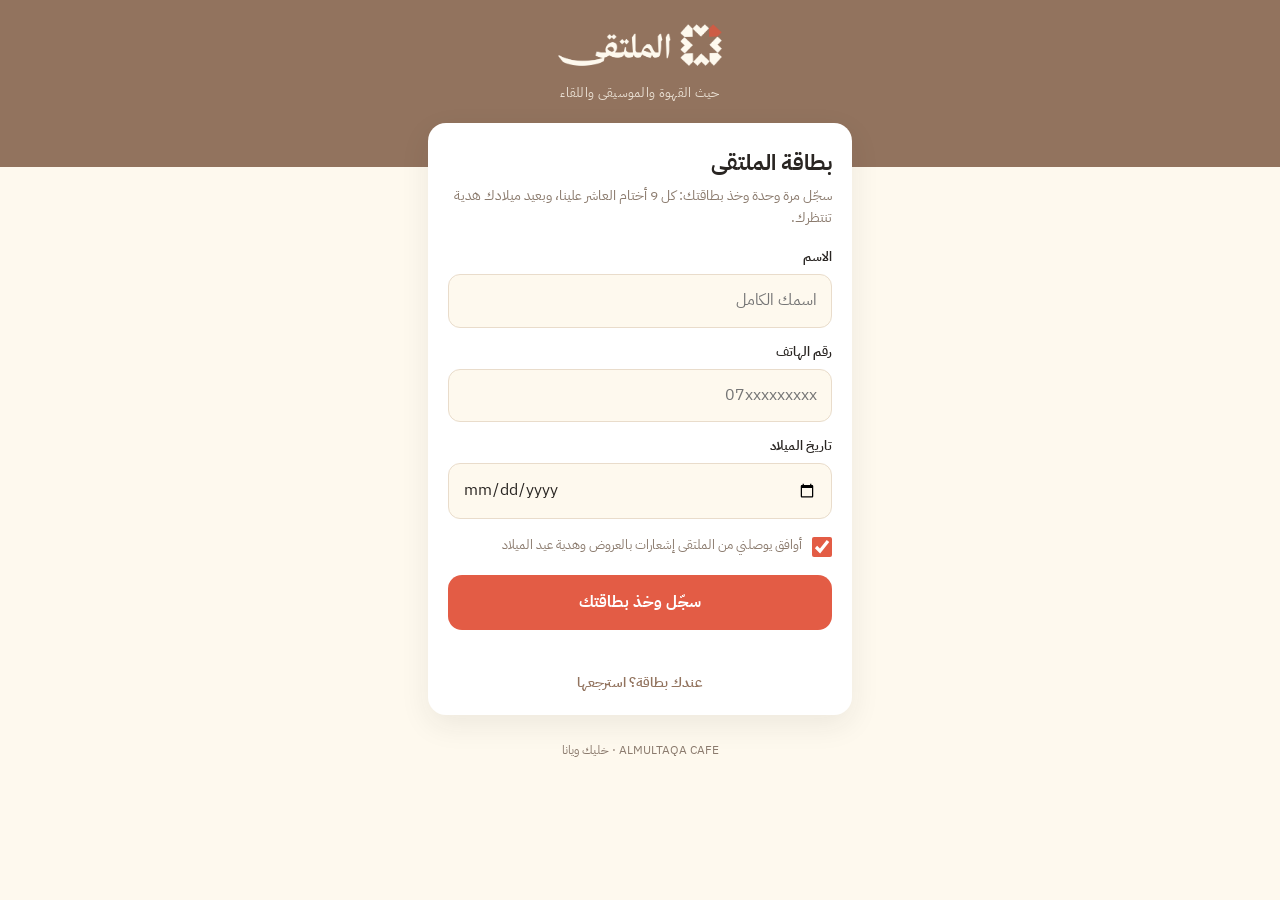
<file: index.html>
<!DOCTYPE html>
<html lang="ar" dir="rtl">
<head>
<meta charset="UTF-8">
<meta name="viewport" content="width=device-width,initial-scale=1,viewport-fit=cover">
<title>بطاقة الملتقى</title>
<meta name="theme-color" content="#92735E">
<link rel="manifest" href="manifest.json">
<link rel="icon" href="icon-192.png">
<link rel="apple-touch-icon" href="icon-180.png">
<meta name="apple-mobile-web-app-capable" content="yes">
<meta name="mobile-web-app-capable" content="yes">
<meta name="apple-mobile-web-app-title" content="الملتقى">
<meta name="apple-mobile-web-app-status-bar-style" content="black-translucent">
<link rel="preconnect" href="https://fonts.googleapis.com">
<link href="https://fonts.googleapis.com/css2?family=IBM+Plex+Sans+Arabic:wght@400;600;700&display=swap" rel="stylesheet">
<link rel="stylesheet" href="style.css">
<script src="lib/qrcode.js"></script>
<script src="config.js"></script>
</head>
<body>
<header class="top">
  <img src="logo-ar.png" alt="الملتقى">
  <div class="tag">حيث القهوة والموسيقى واللقاء</div>
</header>

<main class="wrap">

  <!-- تحميل -->
  <section class="sheet" id="vLoading" style="text-align:center;padding:40px">
    <span class="spinner" style="border-color:#E9DCCB;border-top-color:#92735E"></span>
  </section>

  <!-- التسجيل -->
  <section class="sheet hidden" id="vReg">
    <h1>بطاقة الملتقى</h1>
    <p class="sub">سجّل مرة وحدة وخذ بطاقتك: كل 9 أختام العاشر علينا، وبعيد ميلادك هدية تنتظرك.</p>
    <form id="fReg" novalidate>
      <label for="rName">الاسم</label>
      <input id="rName" autocomplete="name" maxlength="40" placeholder="اسمك الكامل">
      <label for="rPhone">رقم الهاتف</label>
      <input id="rPhone" type="tel" inputmode="numeric" autocomplete="tel" placeholder="07xxxxxxxxx" maxlength="14">
      <label for="rBirth">تاريخ الميلاد</label>
      <input id="rBirth" type="date">
      <div class="check">
        <input type="checkbox" id="rConsent" checked>
        <span>أوافق يوصلني من الملتقى إشعارات بالعروض وهدية عيد الميلاد</span>
      </div>
      <button class="btn" type="submit" id="bReg">سجّل وخذ بطاقتك</button>
      <div class="err" id="eReg"></div>
    </form>
    <button class="link" onclick="show('vRestore')">عندك بطاقة؟ استرجعها</button>
  </section>

  <!-- الاسترجاع -->
  <section class="sheet hidden" id="vRestore">
    <h1>استرجاع البطاقة</h1>
    <p class="sub">اكتب الرقم وتاريخ الميلاد اللي سجلت بيهم.</p>
    <form id="fRes" novalidate>
      <label for="sPhone">رقم الهاتف</label>
      <input id="sPhone" type="tel" inputmode="numeric" placeholder="07xxxxxxxxx" maxlength="14">
      <label for="sBirth">تاريخ الميلاد</label>
      <input id="sBirth" type="date">
      <button class="btn dark" type="submit" id="bRes">استرجع بطاقتي</button>
      <div class="err" id="eRes"></div>
    </form>
    <button class="link" onclick="show('vReg')">ما عندي بطاقة، أريد أسجل</button>
  </section>

  <!-- البطاقة -->
  <section class="hidden" id="vCard" style="margin-top:-44px">
    <div class="mcard">
      <div class="head">
        <img src="logo-ar.png" alt="الملتقى">
        <span class="lvl" id="cLvl"></span>
      </div>
      <div>
        <div class="nm" id="cName"></div>
        <div class="id" id="cId"></div>
      </div>
    </div>

    <div id="cBday"></div>

    <div class="sheet section" style="margin-top:18px">
      <div id="cStampsBox">
        <h2>أختامك</h2>
        <div class="stamps" id="cStamps"></div>
        <div class="progress-txt" id="cProg"></div>
      </div>
      <div id="cPointsBox" class="hidden">
        <div class="points">
          <div class="muted">رصيد نقاطك</div>
          <div class="big" id="cPts">0</div>
          <div class="muted" id="cPtsRule"></div>
        </div>
        <div id="cRewards" style="margin-top:12px"></div>
      </div>
    </div>

    <div class="sheet section" style="margin-top:18px">
      <div class="qrbox">
        <div id="qr"></div>
        <div class="muted" style="margin-top:8px">خلّي الكاشير يمسح الكود مع كل طلب</div>
      </div>
    </div>

    <div id="cPush" class="banner info hidden"></div>
    <div id="cInstall" class="banner info hidden"></div>

    <div class="sheet section" style="margin-top:18px">
      <div class="rw"><span>المشروب اللي تحبه</span><b id="cFav">—</b></div>
      <div class="rw"><span>عدد زياراتك</span><b id="cVisits">0</b></div>
      <div class="rw"><span>تاريخ ميلادك</span><b id="cBirth" style="direction:ltr"></b></div>
      <div id="cEditBirth" class="hidden">
        <button class="link" onclick="toggleEdit()">تصحيح تاريخ الميلاد (مرة وحدة فقط)</button>
        <div id="editBox" class="hidden">
          <input id="eBirth" type="date">
          <button class="btn sm dark" onclick="saveBirth()">احفظ</button>
          <div class="err" id="eEdit"></div>
        </div>
      </div>
    </div>

    <button class="link" onclick="logout()" style="color:var(--muted);font-weight:400;font-size:13px">مو بطاقتك؟ اطلع من الحساب</button>
  </section>

  <div class="foot">ALMULTAQA CAFE · خليك ويانا</div>
</main>

<div class="toast" id="toast"></div>

<script>
const $ = id => document.getElementById(id);
const CFG = window.MQ_CONFIG;
let card = null;
const CUP = '<svg viewBox="0 0 24 24" fill="none" stroke="currentColor" stroke-width="2" stroke-linecap="round" stroke-linejoin="round"><path d="M17 8h1a4 4 0 1 1 0 8h-1"/><path d="M3 8h14v9a4 4 0 0 1-4 4H7a4 4 0 0 1-4-4Z"/><line x1="6" y1="2" x2="6" y2="4"/><line x1="10" y1="2" x2="10" y2="4"/><line x1="14" y1="2" x2="14" y2="4"/></svg>';

function show(v){ ['vLoading','vReg','vRestore','vCard'].forEach(x => $(x).classList.toggle('hidden', x !== v)); window.scrollTo(0,0); }
function toast(msg, bad){ const t=$('toast'); t.textContent=msg; t.className='toast show'+(bad?' bad':''); clearTimeout(t._h); t._h=setTimeout(()=>t.className='toast',3200); }
function busy(btn, on, label){ btn.disabled=on; if(on){btn._l=btn.textContent; btn.innerHTML='<span class="spinner"></span>';} else btn.textContent=label||btn._l; }
function digits(s){ return String(s||'').replace(/[٠-٩]/g,d=>'٠١٢٣٤٥٦٧٨٩'.indexOf(d)); }
const today = new Date().toISOString().slice(0,10);
['rBirth','sBirth','eBirth'].forEach(id => $(id).max = today);

/* ---------- التسجيل والاسترجاع ---------- */
$('fReg').onsubmit = async e => {
  e.preventDefault(); $('eReg').textContent='';
  const d = { action:'register', name:$('rName').value.trim(), phone:digits($('rPhone').value), birth:$('rBirth').value, consent:$('rConsent').checked };
  if (d.name.length < 2) return $('eReg').textContent='اكتب اسمك';
  if (!/^0?7\d{9}$/.test(d.phone.replace(/\D/g,'').replace(/^964/,''))) return $('eReg').textContent='رقم الهاتف غير صحيح';
  if (!d.birth) return $('eReg').textContent='اختار تاريخ ميلادك';
  busy($('bReg'), true);
  const r = await mqApi(d);
  busy($('bReg'), false);
  if (r.ok) { saveToken(r.token); render(r.card); toast('أهلاً بيك بالملتقى، بطاقتك جاهزة'); }
  else if (r.code === 'EXISTS') { $('sPhone').value=$('rPhone').value; $('sBirth').value=$('rBirth').value; show('vRestore'); $('eRes').textContent=r.error; }
  else $('eReg').textContent = r.error;
};

$('fRes').onsubmit = async e => {
  e.preventDefault(); $('eRes').textContent='';
  busy($('bRes'), true);
  const r = await mqApi({ action:'restore', phone:digits($('sPhone').value), birth:$('sBirth').value });
  busy($('bRes'), false);
  if (r.ok) { saveToken(r.token); render(r.card); toast('رجعت بطاقتك'); }
  else $('eRes').textContent = r.error;
};

function saveToken(t){ try{ localStorage.setItem('mq_token', t); }catch(e){} }
function getToken(){ try{ return localStorage.getItem('mq_token'); }catch(e){ return null; } }
function logout(){ if(!confirm('أكيد تريد تطلع؟ تكدر ترجعها برقمك وتاريخ ميلادك.')) return; localStorage.removeItem('mq_token'); card=null; show('vReg'); }

async function loadCard(silent){
  const t = getToken();
  if (!t) return show('vReg');
  if (!silent && !card) show('vLoading');
  const r = await mqApi({ action:'card', token:t });
  if (r.ok) render(r.card);
  else if (r.code === 'NO_CARD') { localStorage.removeItem('mq_token'); show('vReg'); }
  else if (!card) { show('vReg'); $('eReg').textContent = r.error; }
}

/* ---------- عرض البطاقة ---------- */
function fmtDM(ymd){ const p=ymd.split('-'); return p[2]+'/'+p[1]; }

function render(c){
  const first = !card;
  card = c;
  $('cName').textContent = c.name;
  $('cId').textContent = c.id;
  $('cLvl').textContent = c.phase === 'points' ? 'عضو نقاط' : 'بطاقة الأختام';
  $('cFav').textContent = c.fav || '—';
  $('cVisits').textContent = c.visits;
  $('cBirth').textContent = c.birth || '';
  $('cEditBirth').classList.toggle('hidden', !c.canEditBirth);

  // الأختام
  const isStamps = c.phase !== 'points';
  $('cStampsBox').classList.toggle('hidden', !isStamps);
  $('cPointsBox').classList.toggle('hidden', isStamps);
  if (isStamps) {
    let h = '';
    for (let i = 1; i <= c.goal; i++) h += i <= c.stamps ? '<div class="st on">'+CUP+'</div>' : '<div class="st">'+i+'</div>';
    h += '<div class="st free'+(c.freeReady?' ready':'')+'">مجاني</div>';
    $('cStamps').innerHTML = h;
    const left = c.goal - c.stamps;
    $('cProg').innerHTML = c.freeReady ? '<b>مشروبك المجاني جاهز</b>، بلّغ الكاشير بطلبك الجاي'
      : c.stamps === 0 ? 'أول ختم ينضاف مع أول طلب'
      : 'باقيلك <b>'+left+'</b> '+(left===1?'ختم':'أختام')+' وتشرب العاشر علينا';
  } else {
    $('cPts').textContent = c.points.toLocaleString('en');
    $('cPtsRule').textContent = 'كل 1,000 دينار = '+c.pointsPer1000+' '+(c.pointsPer1000===1?'نقطة':'نقاط');
    $('cRewards').innerHTML = c.rewards.map(r => {
      const pct = Math.min(100, Math.round(c.points / r.points * 100));
      const ok = c.points >= r.points;
      return '<div class="rw" style="display:block"><div style="display:flex;justify-content:space-between"><span>'+esc(r.name)+'</span><b style="color:'+(ok?'var(--olive)':'var(--muted)')+'">'+(ok?'جاهزة':r.points+' نقطة')+'</b></div><div class="bar"><i style="width:'+pct+'%"></i></div></div>';
    }).join('');
  }

  // عيد الميلاد
  const b = c.birthday; let bh = '';
  if (b && b.available) {
    const when = b.isToday ? 'كل عام وانت بخير، اليوم عيد ميلادك'
      : b.daysUntil > 0 ? 'عيد ميلادك بعد '+days(b.daysUntil)
      : 'عيد ميلادك كان قبل '+days(-b.daysUntil)+'، وهديتك بعدها موجودة';
    bh = '<div class="banner bday"><b>'+when+'</b>هديتك خصم '+b.percent+'% على طلبك، صالحة لغاية '+fmtDM(b.validUntil)+'. بلّغ الكاشير قبل الحساب.</div>';
  } else if (b && b.used && b.inWindow) {
    bh = '<div class="banner ok">استخدمت هدية عيد ميلادك هذي السنة. كل عام وانت بخير.</div>';
  }
  $('cBday').innerHTML = bh;

  // QR
  if (first || $('qr').dataset.id !== c.id) {
    $('qr').innerHTML = ''; $('qr').dataset.id = c.id;
    $('qr').innerHTML = qrSvg('ALMQ:'+c.id, 190) + '<div style="font-weight:700;letter-spacing:2px;margin-top:6px;direction:ltr">'+c.id+'</div>';
  }
  show('vCard');
  pushLogin();
  pushUI();
}
function qrSvg(text, size){
  if (!window.qrcode) return '';
  const q = qrcode(0, 'M'); q.addData(text); q.make();
  return q.createSvgTag({ cellSize:5, margin:0, scalable:true })
    .replace('<svg ', '<svg width="'+size+'" height="'+size+'" ')
    .replace('fill="white"', 'fill="#FEF9EE"').replace('fill="black"', 'fill="#292522"');
}
function days(n){ return n===1?'يوم واحد':n===2?'يومين':n<=10?n+' أيام':n+' يوم'; }
function esc(s){ const d=document.createElement('div'); d.textContent=s; return d.innerHTML; }

/* ---------- تعديل الميلاد ---------- */
function toggleEdit(){ $('editBox').classList.toggle('hidden'); $('eBirth').value = card.birth; }
async function saveBirth(){
  const v = $('eBirth').value;
  if (!v || v === card.birth) return $('eEdit').textContent='اختار التاريخ الصحيح';
  if (!confirm('التعديل مسموح مرة وحدة فقط. متأكد إن '+v+' هو تاريخ ميلادك؟')) return;
  const r = await mqApi({ action:'updateBirth', token:getToken(), birth:v });
  if (r.ok) { render(r.card); toast('انحفظ التاريخ'); } else $('eEdit').textContent = r.error;
}

/* ---------- الإشعارات (OneSignal) ---------- */
const isIOS = /iphone|ipad|ipod/i.test(navigator.userAgent) || (navigator.platform === 'MacIntel' && navigator.maxTouchPoints > 1);
const standalone = matchMedia('(display-mode: standalone)').matches || navigator.standalone === true;
let OS = null;

if (CFG.ONESIGNAL_APP_ID) {
  window.OneSignalDeferred = window.OneSignalDeferred || [];
  const s = document.createElement('script');
  s.src = 'https://cdn.onesignal.com/sdks/web/v16/OneSignalSDK.page.js'; s.defer = true;
  document.head.appendChild(s);
  const base = location.pathname.replace(/[^/]*$/, '');
  OneSignalDeferred.push(async function (OneSignal) {
    try {
      await OneSignal.init({
        appId: CFG.ONESIGNAL_APP_ID,
        serviceWorkerPath: base.slice(1) + 'OneSignalSDKWorker.js',
        serviceWorkerParam: { scope: base },
        allowLocalhostAsSecureOrigin: true
      });
      OS = OneSignal;
      OneSignal.Notifications.addEventListener('permissionChange', pushUI);
      pushLogin(); pushUI();
    } catch (e) { console.warn(e); }
  });
}

function pushLogin(){ if (OS && card) { try { OS.login(card.id); } catch(e){} } }

function pushUI(){
  const box = $('cPush');
  if (!CFG.ONESIGNAL_APP_ID || !card) return box.classList.add('hidden');
  box.classList.remove('hidden');
  if (isIOS && !standalone) {
    box.innerHTML = '<b>حتى توصلك الهدايا والعروض بالآيفون</b><br>اضغط زر المشاركة بأسفل Safari، واختار «إضافة إلى الشاشة الرئيسية»، وبعدها افتح البطاقة من أيقونة الملتقى.';
    return;
  }
  if (!('Notification' in window)) { box.innerHTML = 'متصفحك ما يدعم الإشعارات. جرّب Chrome.'; return; }
  if (Notification.permission === 'granted') { box.className='banner ok'; box.innerHTML = 'الإشعارات مفعّلة، راح توصلك هديتك وعروضنا أول بأول.'; return; }
  if (Notification.permission === 'denied') { box.innerHTML = 'الإشعارات مسدودة. فعّلها من إعدادات المتصفح للموقع حتى توصلك هديتك.'; return; }
  box.className = 'banner info';
  box.innerHTML = '<b>فعّل الإشعارات</b><br>حتى توصلك هدية عيد ميلادك وعروض الملتقى.<button class="btn sm" id="bPush">فعّل الإشعارات</button>';
  $('bPush').onclick = async () => {
    if (!OS) return toast('لحظة، جاري التحميل وجرب مرة ثانية');
    try { await OS.Notifications.requestPermission(); await OS.User.PushSubscription.optIn(); } catch(e){}
    pushUI();
  };
}

/* ---------- تثبيت التطبيق بالأندرويد ---------- */
let installEvt = null;
window.addEventListener('beforeinstallprompt', e => {
  e.preventDefault(); installEvt = e;
  const box = $('cInstall'); box.classList.remove('hidden');
  box.innerHTML = '<b>خلّي البطاقة بشاشتك الرئيسية</b><br>تفتحها بضغطة وحدة مثل التطبيق.<button class="btn sm olive" id="bInst">أضف البطاقة</button>';
  $('bInst').onclick = async () => { installEvt.prompt(); await installEvt.userChoice; box.classList.add('hidden'); };
});

document.addEventListener('visibilitychange', () => { if (document.visibilityState === 'visible' && card) loadCard(true); });
loadCard();
</script>
</body>
</html>
</file>
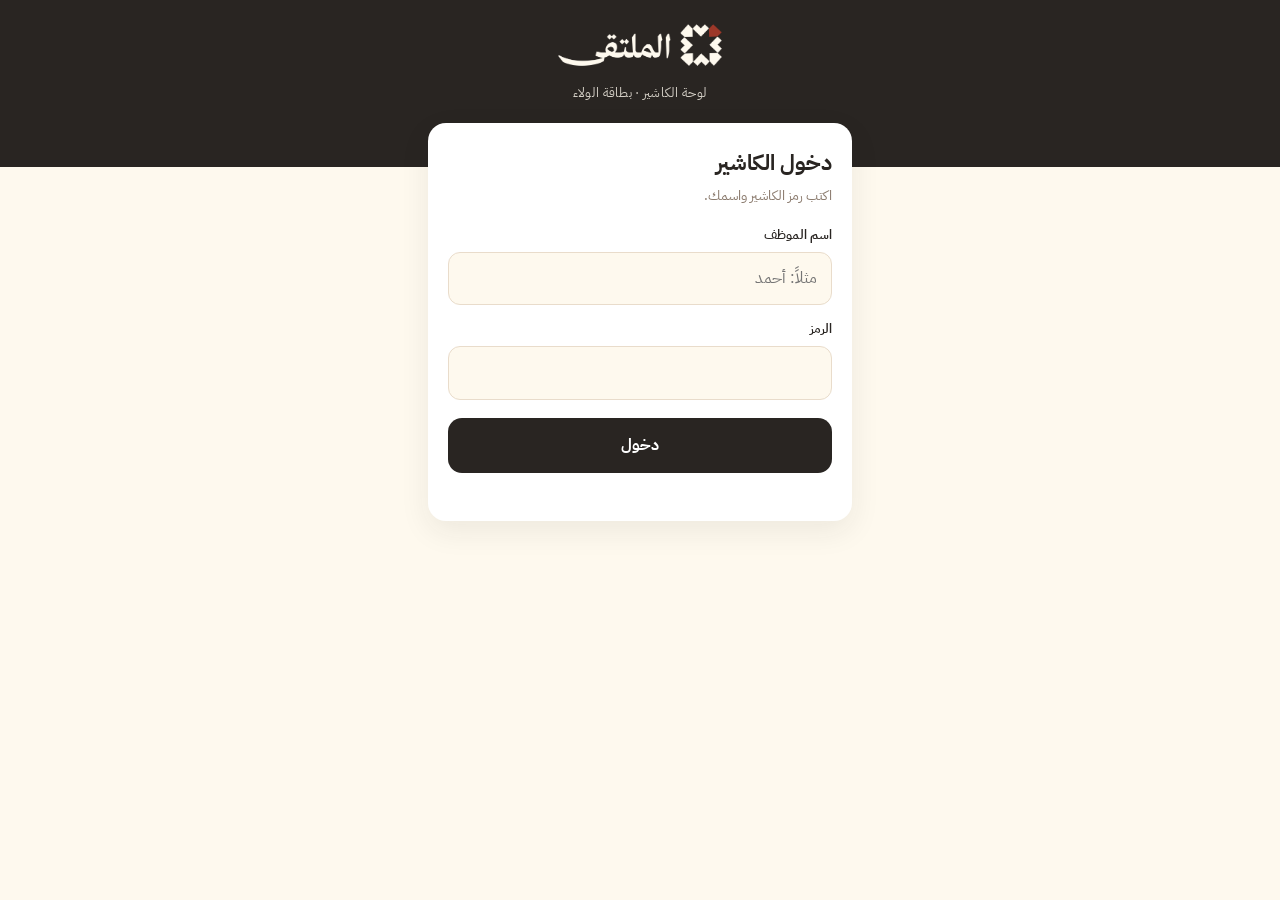
<file: cashier.html>
<!DOCTYPE html>
<html lang="ar" dir="rtl">
<head>
<meta charset="UTF-8">
<meta name="viewport" content="width=device-width,initial-scale=1">
<meta name="robots" content="noindex">
<title>كاشير الملتقى - بطاقة الولاء</title>
<meta name="theme-color" content="#292522">
<link rel="icon" href="icon-192.png">
<link href="https://fonts.googleapis.com/css2?family=IBM+Plex+Sans+Arabic:wght@400;600;700&display=swap" rel="stylesheet">
<link rel="stylesheet" href="style.css">
<script src="lib/html5-qrcode.min.js"></script>
<script src="config.js"></script>
<style>
  .top{background:var(--ink)}
  .tabs{display:flex;gap:8px;margin-bottom:16px}
  .tabs button{flex:1;padding:10px;border-radius:12px;border:1.5px solid var(--line);background:#fff;font:inherit;font-weight:600;color:var(--muted);cursor:pointer}
  .tabs button.on{background:var(--ink);color:#fff;border-color:var(--ink)}
  #reader{border-radius:14px;overflow:hidden;margin-top:12px;background:#000}
  #reader video{border-radius:14px}
  .cust-head{display:flex;justify-content:space-between;align-items:flex-start;gap:10px}
  .cust-head .nm{font-size:21px;font-weight:700}
  .pill{display:inline-block;font-size:12px;padding:3px 10px;border-radius:20px;background:var(--cream-2);color:var(--brown);font-weight:600}
  .pill.pts{background:#EEF1E8;color:var(--olive)}
  .kv{display:grid;grid-template-columns:1fr 1fr;gap:8px;margin-top:14px}
  .kv div{background:var(--cream);border-radius:12px;padding:9px 12px;font-size:13px;color:var(--muted)}
  .kv b{display:block;color:var(--ink);font-size:15px}
  .stamps{gap:7px}
  .box{border:1.5px solid var(--line);border-radius:16px;padding:14px;margin-top:14px}
  .box h3{font-size:15px;margin-bottom:2px}
  .confirm{background:var(--ink)!important}
  .stat{display:grid;grid-template-columns:1fr 1fr;gap:10px}
  .stat div{background:var(--cream);border-radius:14px;padding:14px;text-align:center}
  .stat b{display:block;font-size:26px;color:var(--coral)}
</style>
</head>
<body>
<header class="top">
  <img src="logo-ar.png" alt="الملتقى">
  <div class="tag">لوحة الكاشير · بطاقة الولاء</div>
</header>

<main class="wrap">

  <!-- الدخول -->
  <section class="sheet" id="vLogin">
    <h1>دخول الكاشير</h1>
    <p class="sub">اكتب رمز الكاشير واسمك.</p>
    <label for="lStaff">اسم الموظف</label>
    <input id="lStaff" maxlength="30" placeholder="مثلاً: أحمد">
    <label for="lPin">الرمز</label>
    <input id="lPin" type="password" inputmode="numeric" class="num" maxlength="8">
    <button class="btn dark" id="bLogin">دخول</button>
    <div class="err" id="eLogin"></div>
  </section>

  <!-- الشغل -->
  <section class="hidden" id="vMain" style="margin-top:-44px">
    <div class="sheet">
      <div class="tabs">
        <button class="on" data-t="tCash">الزبائن</button>
        <button data-t="tAdmin">الإدارة</button>
      </div>

      <div id="tCash">
        <button class="btn" id="bScan" style="margin-top:0">امسح بطاقة الزبون</button>
        <div id="reader" class="hidden"></div>
        <button class="btn ghost sm hidden" id="bStop">إيقاف الكاميرا</button>
        <div class="row" style="margin-top:12px">
          <input id="q" type="tel" inputmode="numeric" placeholder="رقم الهاتف أو العضوية" style="flex:3">
          <button class="btn dark sm" id="bFind" style="margin:0;flex:1">بحث</button>
        </div>
        <div class="err" id="eFind"></div>
      </div>

      <div id="tAdmin" class="hidden">
        <div id="adminLogin">
          <label for="aPin">رمز الإدارة</label>
          <input id="aPin" type="password" inputmode="numeric" class="num" maxlength="8">
          <button class="btn dark" id="bAdmin">دخول</button>
          <div class="err" id="eAdmin"></div>
        </div>
        <div id="adminBody" class="hidden">
          <div class="stat">
            <div><b id="sTotal">0</b>مشترك</div>
            <div><b id="sNew">0</b>جديد هذا الأسبوع</div>
            <div><b id="sToday">0</b>عملية اليوم</div>
            <div><b id="sPts">0</b>بنظام النقاط</div>
          </div>
          <div class="box">
            <h3>أعياد الميلاد خلال 7 أيام</h3>
            <div id="sBdays" class="muted"></div>
          </div>
          <div class="box">
            <h3>إشعار لكل المشتركين</h3>
            <p class="muted">للعروض والمباريات والمناسبات. لا تكثر، مرة أو مرتين بالأسبوع تكفي.</p>
            <label for="nTitle">العنوان</label>
            <input id="nTitle" maxlength="40" placeholder="مثلاً: الليلة الكلاسيكو">
            <label for="nBody">النص</label>
            <textarea id="nBody" rows="3" maxlength="180" placeholder="مثلاً: احجز مكانك بالملتقى، الشاشة جاهزة من الساعة 9."></textarea>
            <button class="btn" id="bSend">أرسل الإشعار</button>
            <div class="err" id="eSend"></div>
          </div>
        </div>
      </div>
    </div>

    <!-- بيانات الزبون -->
    <div class="sheet hidden" id="cust" style="margin-top:16px">
      <div class="cust-head">
        <div>
          <div class="nm" id="xName"></div>
          <div class="muted" id="xId" style="direction:ltr;text-align:right"></div>
        </div>
        <span class="pill" id="xPhase"></span>
      </div>
      <div class="kv">
        <div>الهاتف<b id="xPhone" style="direction:ltr;text-align:right"></b></div>
        <div>الزيارات<b id="xVisits"></b></div>
        <div>المفضل<b id="xFav"></b></div>
        <div>آخر زيارة<b id="xLast" style="font-size:13px"></b></div>
      </div>

      <div id="xBday"></div>

      <!-- مرحلة الأختام -->
      <div id="xStampsBox" class="box">
        <h3>الأختام <span id="xStampTxt" class="muted"></span></h3>
        <div class="stamps" id="xStamps" style="margin-top:10px"></div>
        <div id="xFreeBox" class="hidden">
          <button class="btn olive" data-op="redeemFree" data-confirm="1">صرف المشروب المجاني</button>
        </div>
        <div id="xStampForm">
          <label>المشروب (اختياري)</label>
          <input list="drinks" class="drink" placeholder="اكتب أو اختار">
          <label>مبلغ الفاتورة (اختياري)</label>
          <input class="num amount" inputmode="numeric" placeholder="مثلاً 6000">
          <button class="btn" data-op="stamp" id="bStamp">أضف ختم</button>
          <div class="muted" id="xCool" style="text-align:center;margin-top:6px"></div>
        </div>
      </div>

      <!-- مرحلة النقاط -->
      <div id="xPointsBox" class="box hidden">
        <h3>النقاط: <span id="xPts" style="color:var(--coral)"></span></h3>
        <label>مبلغ الفاتورة</label>
        <input class="num amount" id="ptsAmount" inputmode="numeric" placeholder="مثلاً 8000">
        <div class="muted" id="ptsPreview"></div>
        <label>المشروب (اختياري)</label>
        <input list="drinks" class="drink" placeholder="اكتب أو اختار">
        <button class="btn" data-op="addPoints">أضف النقاط</button>
        <div id="xRewards" style="margin-top:10px"></div>
      </div>

      <button class="link" id="bClear">زبون جديد</button>
    </div>
  </section>

  <datalist id="drinks"></datalist>
</main>

<div class="toast" id="toast"></div>

<script>
const $ = id => document.getElementById(id);
let PIN = sessionStorage.getItem('mq_pin') || '';
let STAFF = localStorage.getItem('mq_staff') || '';
let ADMIN = '';
let cur = null, rewards = [], pointsPer1000 = 1, scanner = null;

function toast(msg, bad){ const t=$('toast'); t.textContent=msg; t.className='toast show'+(bad?' bad':''); clearTimeout(t._h); t._h=setTimeout(()=>t.className='toast',3500); }
function digits(s){ return String(s||'').replace(/[٠-٩]/g,d=>'٠١٢٣٤٥٦٧٨٩'.indexOf(d)).replace(/[^\d]/g,''); }
function money(n){ return Number(n||0).toLocaleString('en'); }
function esc(s){ const d=document.createElement('div'); d.textContent=s==null?'':s; return d.innerHTML; }
async function busy(btn, fn){ const l=btn.innerHTML; btn.disabled=true; btn.innerHTML='<span class="spinner"></span>'; try{ return await fn(); } finally { btn.disabled=false; btn.innerHTML=l; } }

/* ---------- الدخول ---------- */
$('lStaff').value = STAFF;
$('bLogin').onclick = () => busy($('bLogin'), async () => {
  $('eLogin').textContent='';
  const staff = $('lStaff').value.trim(), pin = digits($('lPin').value);
  if (!staff) return $('eLogin').textContent='اكتب اسمك';
  const r = await mqApi({ action:'login', pin });
  if (!r.ok) return $('eLogin').textContent = r.error;
  PIN = pin; STAFF = staff;
  sessionStorage.setItem('mq_pin', pin); localStorage.setItem('mq_staff', staff);
  start(r);
});
async function autoLogin(){
  if (!PIN) return;
  const r = await mqApi({ action:'login', pin:PIN });
  if (r.ok) start(r); else { sessionStorage.removeItem('mq_pin'); PIN=''; }
}
function start(r){
  rewards = r.rewards || [];
  $('drinks').innerHTML = (r.drinks||[]).map(d => '<option value="'+esc(d)+'">').join('');
  $('vLogin').classList.add('hidden'); $('vMain').classList.remove('hidden');
}

/* ---------- التبويبات ---------- */
document.querySelectorAll('.tabs button').forEach(b => b.onclick = () => {
  document.querySelectorAll('.tabs button').forEach(x => x.classList.toggle('on', x === b));
  ['tCash','tAdmin'].forEach(t => $(t).classList.toggle('hidden', t !== b.dataset.t));
  $('cust').classList.toggle('hidden', b.dataset.t !== 'tCash' || !cur);
  if (b.dataset.t !== 'tCash') stopScan();
});

/* ---------- المسح والبحث ---------- */
$('bScan').onclick = async () => {
  if (!window.Html5Qrcode) return toast('مكتبة الكاميرا ما اشتغلت، استخدم البحث بالرقم', true);
  $('reader').classList.remove('hidden'); $('bStop').classList.remove('hidden'); $('bScan').classList.add('hidden');
  scanner = scanner || new Html5Qrcode('reader');
  try {
    await scanner.start({ facingMode:'environment' }, { fps:10, qrbox:{ width:220, height:220 } }, txt => { stopScan(); find(txt); });
  } catch (e) { stopScan(); toast('ما كدرنا نفتح الكاميرا. اسمح بالكاميرا أو ابحث بالرقم', true); }
};
$('bStop').onclick = stopScan;
function stopScan(){
  if (scanner && scanner.isScanning) scanner.stop().catch(()=>{});
  $('reader').classList.add('hidden'); $('bStop').classList.add('hidden'); $('bScan').classList.remove('hidden');
}
$('bFind').onclick = () => find($('q').value);
$('q').onkeydown = e => { if (e.key === 'Enter') find($('q').value); };

async function find(q){
  $('eFind').textContent='';
  q = String(q||'').trim();
  if (!q) return $('eFind').textContent='اكتب رقم الهاتف أو امسح البطاقة';
  const r = await busy($('bFind'), () => mqApi({ action:'lookup', pin:PIN, q }));
  if (!r.ok) { if (r.code==='BAD_PIN'||r.code==='LOCKED') return relogin(r.error); $('cust').classList.add('hidden'); cur=null; return $('eFind').textContent = r.error; }
  showCust(r.customer);
  $('q').value='';
}
function relogin(msg){ sessionStorage.removeItem('mq_pin'); PIN=''; $('vMain').classList.add('hidden'); $('vLogin').classList.remove('hidden'); $('eLogin').textContent=msg; }

/* ---------- عرض الزبون ---------- */
function showCust(c){
  cur = c;
  pointsPer1000 = c.pointsPer1000 || 1;
  $('cust').classList.remove('hidden');
  $('xName').textContent = c.name; $('xId').textContent = c.id;
  $('xPhone').textContent = c.phone; $('xVisits').textContent = c.visits;
  $('xFav').textContent = c.fav || '—'; $('xLast').textContent = c.lastVisit || 'أول زيارة';
  const isStamps = c.phase !== 'points';
  $('xPhase').textContent = isStamps ? 'أختام' : 'نقاط';
  $('xPhase').className = 'pill' + (isStamps ? '' : ' pts');
  $('xStampsBox').classList.toggle('hidden', !isStamps);
  $('xPointsBox').classList.toggle('hidden', isStamps);
  document.querySelectorAll('#cust input').forEach(i => i.value = '');
  $('ptsPreview').textContent = '';

  if (isStamps) {
    let h=''; for (let i=1;i<=c.goal;i++) h += '<div class="st'+(i<=c.stamps?' on':'')+'">'+(i<=c.stamps?'✓':i)+'</div>';
    h += '<div class="st free'+(c.freeReady?' ready':'')+'">مجاني</div>';
    $('xStamps').innerHTML = h;
    $('xStampTxt').textContent = c.stamps + ' / ' + c.goal;
    $('xFreeBox').classList.toggle('hidden', !c.freeReady);
    $('xStampForm').classList.toggle('hidden', c.freeReady);
    $('bStamp').disabled = c.cooldownMin > 0;
    $('xCool').textContent = c.cooldownMin > 0 ? 'انضاف ختم قبل شوية، الختم الجاي بعد ' + (c.cooldownMin>=60 ? Math.floor(c.cooldownMin/60)+' ساعة'+(c.cooldownMin%60?' و'+(c.cooldownMin%60)+' دقيقة':'') : c.cooldownMin+' دقيقة') : '';
  } else {
    $('xPts').textContent = money(c.points);
    $('xRewards').innerHTML = (c.rewards||rewards).map(r =>
      '<button class="btn sm '+(c.points>=r.points?'olive':'ghost')+'" data-op="redeemPoints" data-reward="'+r.i+'" data-confirm="1" '+(c.points>=r.points?'':'disabled')+'>استبدال: '+esc(r.name)+' ('+r.points+' نقطة)</button>'
    ).join('');
  }

  // عيد الميلاد
  const b = c.birthday; let bh = '';
  if (b && b.available) {
    bh = '<div class="box" style="border-color:var(--coral)"><h3 style="color:var(--coral)">هدية عيد الميلاد: خصم '+b.percent+'%</h3>'
       + '<div class="muted">'+(b.isToday?'عيد ميلاده اليوم':b.daysUntil>0?'عيد ميلاده بعد '+b.daysUntil+' يوم':'عيد ميلاده قبل '+(-b.daysUntil)+' يوم')+' · صالحة لغاية '+b.validUntil+'</div>'
       + '<label>مبلغ الفاتورة قبل الخصم</label><input class="num amount" id="bdAmount" inputmode="numeric" placeholder="مثلاً 12000">'
       + '<div class="muted" id="bdPreview"></div>'
       + '<button class="btn" data-op="redeemBirthday" data-confirm="1">طبّق خصم الميلاد</button></div>';
  } else if (b && b.used && b.inWindow) {
    bh = '<div class="banner ok">هدية الميلاد استُخدمت هذي السنة.</div>';
  }
  $('xBday').innerHTML = bh;
  if ($('bdAmount')) $('bdAmount').oninput = e => {
    const a = Number(digits(e.target.value)); const d = Math.round(a*b.percent/100/250)*250;
    $('bdPreview').textContent = a ? 'الخصم تقريباً '+money(d)+' · يدفع '+money(a-d) : '';
  };
  $('cust').scrollIntoView({ behavior:'smooth', block:'start' });
}

$('ptsAmount').oninput = e => {
  const a = Number(digits(e.target.value));
  $('ptsPreview').textContent = a ? 'راح تنضاف ' + Math.floor(a/1000*pointsPer1000) + ' نقطة' : '';
};

/* ---------- العمليات ---------- */
document.addEventListener('click', async e => {
  const btn = e.target.closest('[data-op]');
  if (!btn || !cur) return;
  // تأكيد بضغطتين للعمليات الحساسة
  if (btn.dataset.confirm && !btn.dataset.armed) {
    btn.dataset.armed = '1'; btn._txt = btn.innerHTML; btn.innerHTML = 'اضغط مرة ثانية للتأكيد'; btn.classList.add('confirm');
    setTimeout(() => { if (btn.isConnected) { delete btn.dataset.armed; btn.innerHTML = btn._txt; btn.classList.remove('confirm'); } }, 4000);
    return;
  }
  delete btn.dataset.armed; if (btn._txt) { btn.innerHTML = btn._txt; btn.classList.remove('confirm'); }
  const scope = btn.closest('.box') || $('cust');
  const amountEl = scope.querySelector('.amount'), drinkEl = scope.querySelector('.drink');
  const req = { action:btn.dataset.op, pin:PIN, staff:STAFF, id:cur.id,
    amount: amountEl ? digits(amountEl.value) : '', drink: drinkEl ? drinkEl.value.trim() : '', reward: btn.dataset.reward };
  if ((req.action==='addPoints' || req.action==='redeemBirthday') && !req.amount) return toast('اكتب مبلغ الفاتورة', true);
  const r = await busy(btn, () => mqApi(req));
  if (!r.ok) { if (r.code==='BAD_PIN'||r.code==='LOCKED') return relogin(r.error); return toast(r.error, true); }
  toast(r.message);
  showCust(r.customer);
});

$('bClear').onclick = () => { cur=null; $('cust').classList.add('hidden'); window.scrollTo({top:0,behavior:'smooth'}); };

/* ---------- الإدارة ---------- */
$('bAdmin').onclick = () => busy($('bAdmin'), async () => {
  $('eAdmin').textContent='';
  const pin = digits($('aPin').value);
  const r = await mqApi({ action:'adminStats', adminPin:pin });
  if (!r.ok) return $('eAdmin').textContent = r.error;
  ADMIN = pin; $('adminLogin').classList.add('hidden'); $('adminBody').classList.remove('hidden');
  $('sTotal').textContent = r.total; $('sNew').textContent = r.newWeek; $('sToday').textContent = r.visitsToday; $('sPts').textContent = r.pointsMembers;
  $('sBdays').innerHTML = r.birthdays.length ? r.birthdays.map(b => '<div class="rw"><span>'+esc(b.name)+'</span><b>'+b.date.split('-').reverse().join('/')+(b.used?' · استخدمها':'')+'</b></div>').join('') : 'ماكو أعياد ميلاد قريبة';
});
$('bSend').onclick = async () => {
  $('eSend').textContent='';
  const title = $('nTitle').value.trim(), body = $('nBody').value.trim();
  if (!title || !body) return $('eSend').textContent='اكتب العنوان والنص';
  if (!confirm('راح يوصل الإشعار لكل المشتركين. متأكد؟')) return;
  const r = await busy($('bSend'), () => mqApi({ action:'broadcast', adminPin:ADMIN, title, body }));
  if (r.ok) { toast(r.message); $('nTitle').value=''; $('nBody').value=''; } else $('eSend').textContent = r.error;
};

autoLogin();
</script>
</body>
</html>
</file>
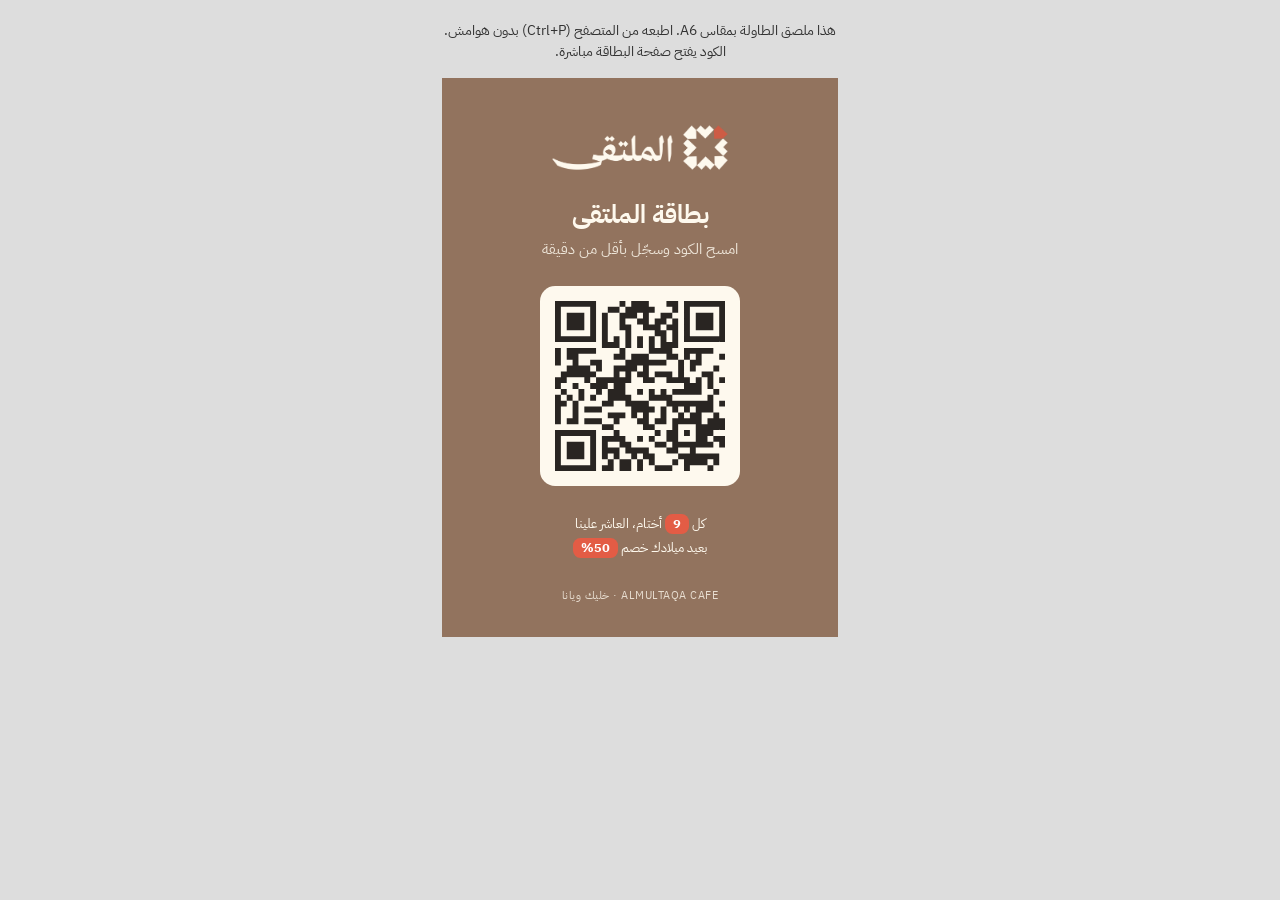
<file: poster.html>
<!DOCTYPE html>
<html lang="ar" dir="rtl">
<head>
<meta charset="UTF-8">
<meta name="viewport" content="width=device-width,initial-scale=1">
<title>ملصق الطاولة - بطاقة الملتقى</title>
<link href="https://fonts.googleapis.com/css2?family=IBM+Plex+Sans+Arabic:wght@400;600;700&display=swap" rel="stylesheet">
<script src="lib/qrcode.js"></script>
<style>
  @page{size:A6 portrait;margin:0}
  *{margin:0;padding:0;box-sizing:border-box}
  body{font-family:"IBM Plex Sans Arabic",sans-serif;background:#ddd;display:flex;flex-direction:column;align-items:center;gap:16px;padding:20px}
  .p{width:105mm;height:148mm;background:#92735E;color:#FEF9EE;display:flex;flex-direction:column;align-items:center;justify-content:space-between;padding:12mm 9mm 9mm;text-align:center;position:relative;overflow:hidden}
  .p .logo{height:13mm}
  .p h1{font-size:19pt;line-height:1.3;font-weight:700}
  .p h1 span{color:#FEF9EE;display:block;font-size:11pt;font-weight:400;opacity:.85;margin-top:2mm}
  .q{background:#FEF9EE;padding:4mm;border-radius:4mm}
  .p ul{list-style:none;font-size:10pt;line-height:1.8}
  .p ul b{color:#fff;background:#E35C45;border-radius:2mm;padding:0 2mm}
  .p .f{font-size:8pt;opacity:.8;letter-spacing:.5px}
  .no-print{font-size:14px;color:#333;max-width:420px;text-align:center}
  @media print{body{background:none;padding:0}.no-print{display:none}}
</style>
</head>
<body>
<div class="no-print">هذا ملصق الطاولة بمقاس A6. اطبعه من المتصفح (Ctrl+P) بدون هوامش. الكود يفتح صفحة البطاقة مباشرة.</div>
<div class="p">
  <img class="logo" src="logo-ar.png" alt="الملتقى">
  <h1>بطاقة الملتقى<span>امسح الكود وسجّل بأقل من دقيقة</span></h1>
  <div class="q"><div id="qr"></div></div>
  <ul>
    <li>كل <b>9</b> أختام، العاشر علينا</li>
    <li>بعيد ميلادك خصم <b>50%</b></li>
  </ul>
  <div class="f">ALMULTAQA CAFE · خليك ويانا</div>
</div>
<script>
  const url = location.href.replace(/poster\.html.*$/, '');
  const q = qrcode(0, 'M'); q.addData(url); q.make();
  document.getElementById('qr').innerHTML = q.createSvgTag({ cellSize:5, margin:0, scalable:true })
    .replace('<svg ', '<svg style="width:45mm;height:45mm;display:block" ')
    .replace('fill="white"', 'fill="#FEF9EE"').replace('fill="black"', 'fill="#292522"');
</script>
</body>
</html>
</file>
<file: style.css>
:root{
  --brown:#92735E; --brown-d:#7A5E4B; --cream:#FEF9EE; --cream-2:#F6EBDD;
  --coral:#E35C45; --ink:#292522; --olive:#6F7650; --muted:#8B7B6E; --line:#E9DCCB;
  --ok:#5E7A4F; --radius:18px;
}
*{box-sizing:border-box;margin:0;padding:0;-webkit-tap-highlight-color:transparent}
html,body{background:var(--cream);color:var(--ink)}
body{font-family:"IBM Plex Sans Arabic",system-ui,sans-serif;font-size:16px;line-height:1.6;min-height:100vh}
.wrap{max-width:460px;margin:0 auto;padding:0 18px 40px}
.top{background:var(--brown);padding:22px 18px 64px;text-align:center}
.top img{height:46px;width:auto}
.top .tag{color:var(--cream);opacity:.8;font-size:13px;margin-top:6px;letter-spacing:.3px}
.sheet{background:#fff;border-radius:var(--radius);margin-top:-44px;padding:22px 20px;box-shadow:0 10px 30px rgba(41,37,34,.08);position:relative}
h1{font-size:22px;font-weight:700;margin-bottom:4px}
h2{font-size:17px;font-weight:700;margin-bottom:10px}
p.sub{color:var(--muted);font-size:14px;margin-bottom:18px}
label{display:block;font-size:13px;font-weight:600;margin:14px 0 6px;color:var(--ink)}
input,select,textarea{width:100%;font:inherit;font-size:16px;padding:13px 14px;border:1.5px solid var(--line);border-radius:12px;background:var(--cream);color:var(--ink);outline:none;transition:border .15s}
input:focus,select:focus,textarea:focus{border-color:var(--brown)}
input[type=tel],input.num{direction:ltr;text-align:right}
.check{display:flex;gap:10px;align-items:flex-start;margin-top:16px;font-size:13px;color:var(--muted)}
.check input{width:20px;height:20px;flex:none;margin-top:2px;accent-color:var(--coral)}
.btn{display:block;width:100%;border:0;border-radius:14px;padding:15px;font:inherit;font-size:16px;font-weight:700;cursor:pointer;margin-top:18px;background:var(--coral);color:#fff;transition:transform .1s,opacity .15s}
.btn:active{transform:scale(.98)}
.btn[disabled]{opacity:.45;pointer-events:none}
.btn.dark{background:var(--ink)}
.btn.ghost{background:transparent;color:var(--brown);border:1.5px solid var(--line)}
.btn.olive{background:var(--olive)}
.btn.sm{padding:11px;font-size:14px;margin-top:10px}
.link{display:block;text-align:center;margin-top:16px;color:var(--brown);font-size:14px;font-weight:600;background:none;border:0;font-family:inherit;cursor:pointer;width:100%}
.err{color:var(--coral);font-size:14px;margin-top:12px;min-height:1em;text-align:center}
.hidden{display:none!important}
.muted{color:var(--muted);font-size:13px}
.row{display:flex;gap:10px}.row>*{flex:1}
.spinner{width:22px;height:22px;border:3px solid rgba(255,255,255,.4);border-top-color:#fff;border-radius:50%;animation:spin .7s linear infinite;display:inline-block;vertical-align:middle}
@keyframes spin{to{transform:rotate(360deg)}}

/* البطاقة */
.mcard{position:relative;overflow:hidden;background:radial-gradient(120% 90% at 100% 0%,#A3846E 0%,var(--brown) 45%,var(--brown-d) 100%);color:var(--cream);border-radius:22px;padding:20px 22px;aspect-ratio:1.6/1;display:flex;flex-direction:column;justify-content:space-between;box-shadow:0 14px 30px rgba(122,94,75,.35)}
.mcard .head{display:flex;justify-content:space-between;align-items:center}
.mcard .head img{height:30px}
.mcard .lvl{font-size:12px;background:rgba(254,249,238,.16);padding:4px 10px;border-radius:20px}
.mcard .nm{font-size:22px;font-weight:700}
.mcard .id{font-size:13px;opacity:.85;letter-spacing:1px;direction:ltr;text-align:right}

.section{margin-top:22px}
.stamps{display:grid;grid-template-columns:repeat(5,1fr);gap:10px}
.st{aspect-ratio:1;border-radius:50%;border:2px dashed #D9C8B5;display:flex;align-items:center;justify-content:center;font-size:13px;color:#B9A693;font-weight:700}
.st.on{border:0;background:var(--coral);color:#fff;animation:pop .35s ease}
.st.on svg{width:58%;height:58%}
.st.free{border:2px solid var(--olive);color:var(--olive);font-size:11px;background:#F1F0E6}
.st.free.ready{background:var(--olive);color:#fff}
@keyframes pop{0%{transform:scale(.6)}70%{transform:scale(1.1)}100%{transform:scale(1)}}
.progress-txt{text-align:center;margin-top:12px;font-size:15px}
.progress-txt b{color:var(--coral)}

.points{text-align:center;padding:6px 0}
.points .big{font-size:46px;font-weight:700;color:var(--coral);line-height:1.1}
.rw{display:flex;justify-content:space-between;align-items:center;padding:12px 0;border-bottom:1px solid var(--line);font-size:14px}
.rw:last-child{border:0}
.bar{height:6px;background:var(--cream-2);border-radius:6px;margin-top:6px;overflow:hidden}
.bar i{display:block;height:100%;background:var(--coral);border-radius:6px}

.qrbox{text-align:center;background:var(--cream);border-radius:var(--radius);padding:18px}
.qrbox #qr{display:inline-block;padding:10px;background:var(--cream);border-radius:12px}
.qrbox #qr img,.qrbox #qr canvas{display:block}

.banner{border-radius:var(--radius);padding:16px 18px;margin-top:18px}
.banner.bday{background:var(--coral);color:#fff}
.banner.bday b{font-size:18px;display:block}
.banner.info{background:var(--cream-2);color:var(--ink);font-size:14px}
.banner.ok{background:#EEF1E8;color:var(--ok);font-size:14px}

.toast{opacity:0;pointer-events:none;position:fixed;left:50%;bottom:24px;transform:translateX(-50%) translateY(120px);background:var(--ink);color:#fff;padding:13px 20px;border-radius:14px;font-size:15px;max-width:90%;text-align:center;transition:transform .3s,opacity .3s;z-index:50}
.toast.show{opacity:1;transform:translateX(-50%) translateY(0)}
.toast.bad{background:var(--coral)}
.foot{text-align:center;color:var(--muted);font-size:12px;margin-top:26px}
</file>
